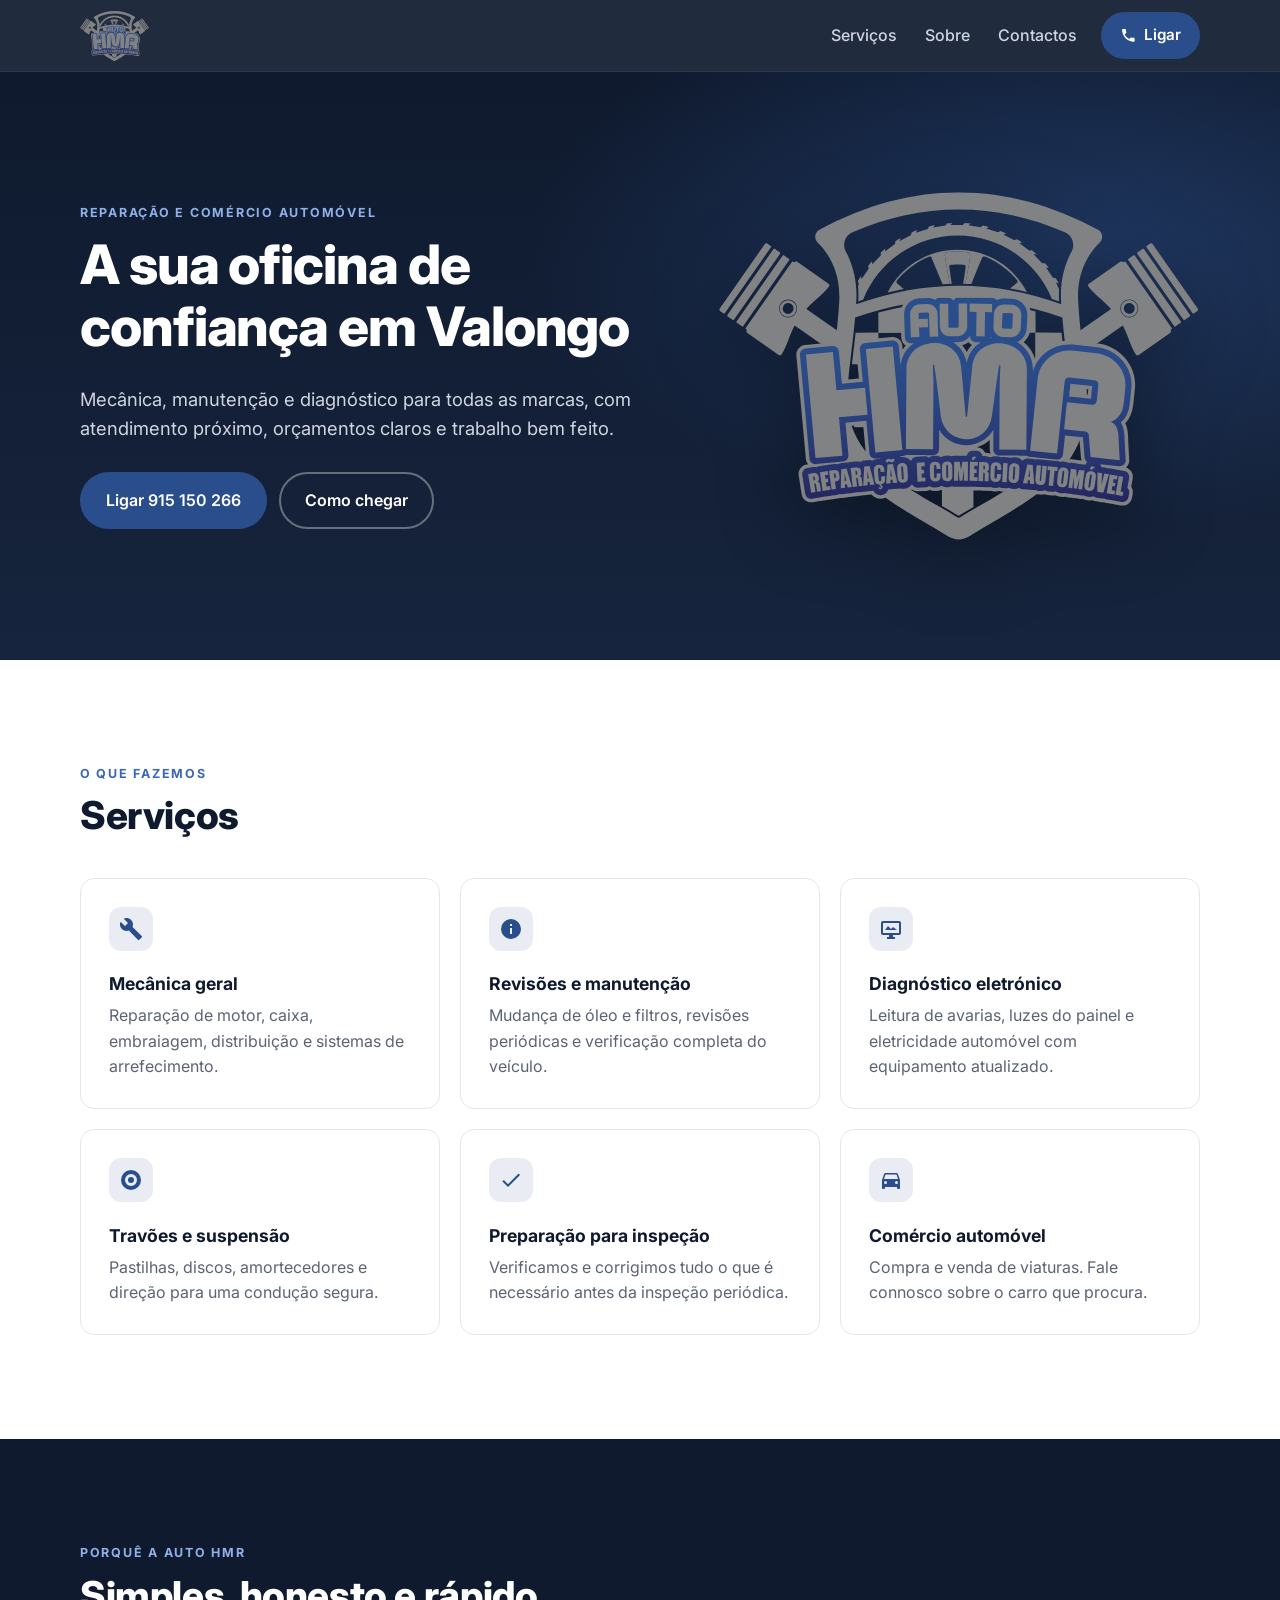
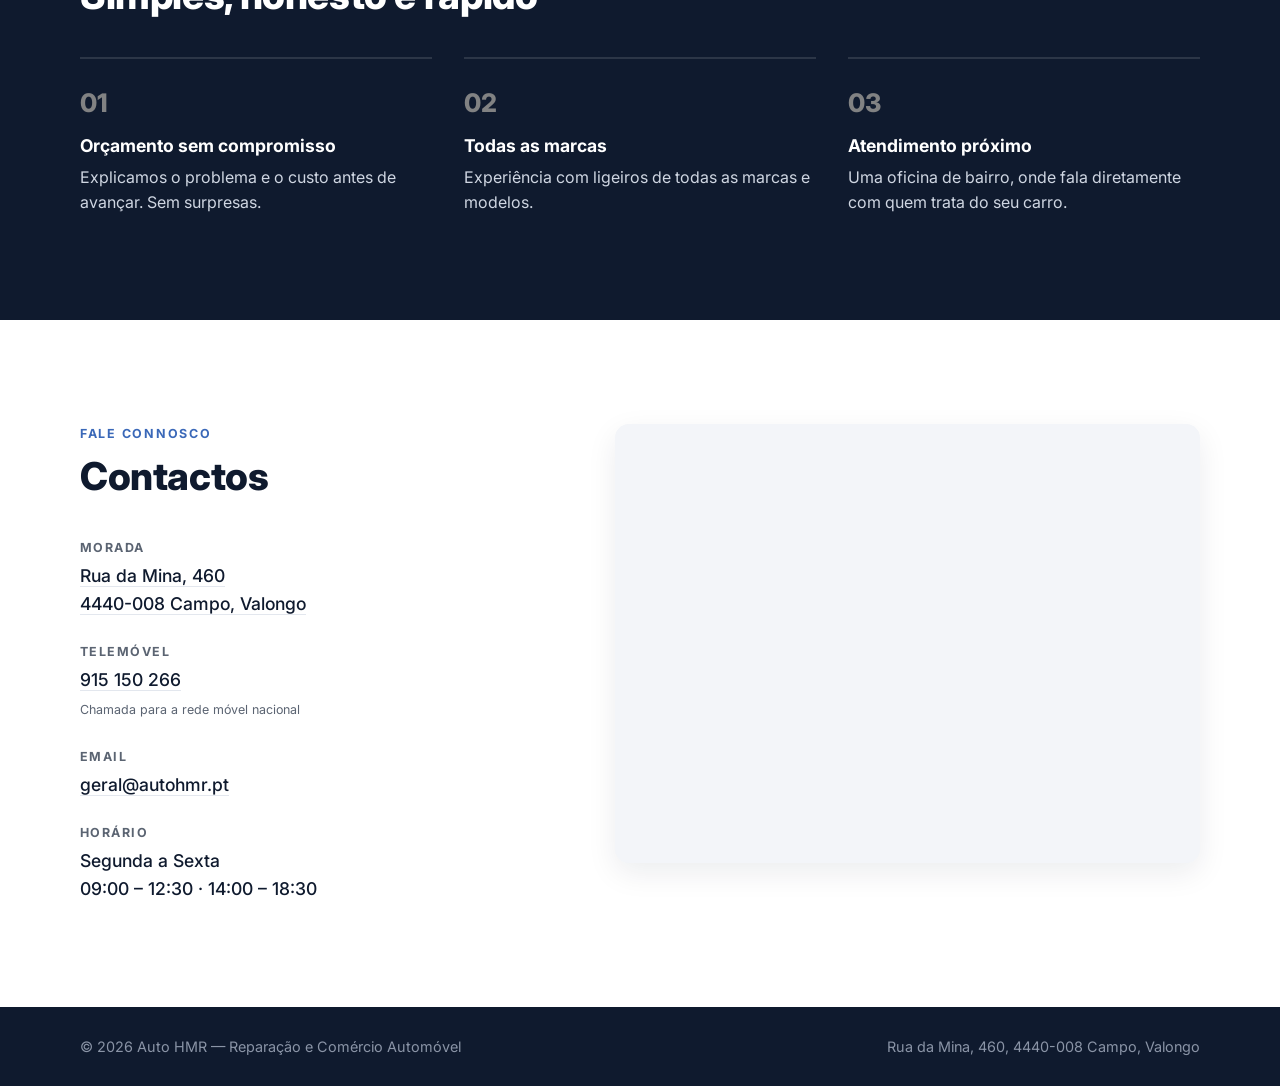
<file: index.html>
<!doctype html>
<html lang="pt-PT">
<head>
  <meta charset="utf-8">
  <meta name="viewport" content="width=device-width, initial-scale=1">
  <title>Auto HMR — Reparação e Comércio Automóvel em Valongo</title>
  <meta name="description" content="Auto HMR, oficina de reparação e comércio automóvel em Campo, Valongo. Mecânica geral, revisões, diagnóstico, travões, pneus e preparação para inspeção. Ligue 915 150 266.">
  <meta name="theme-color" content="#0f1a2e">
  <link rel="canonical" href="https://autohmr.pt/">
  <link rel="icon" type="image/png" href="/assets/img/favicon.png">
  <link rel="apple-touch-icon" href="/assets/img/apple-touch-icon.png">

  <meta property="og:type" content="website">
  <meta property="og:locale" content="pt_PT">
  <meta property="og:title" content="Auto HMR — Reparação e Comércio Automóvel">
  <meta property="og:description" content="Oficina automóvel em Campo, Valongo. Ligue 915 150 266.">
  <meta property="og:url" content="https://autohmr.pt/">
  <meta property="og:image" content="https://autohmr.pt/assets/img/og-image.jpg">

  <link rel="preconnect" href="https://fonts.googleapis.com">
  <link rel="preconnect" href="https://fonts.gstatic.com" crossorigin>
  <link href="https://fonts.googleapis.com/css2?family=Inter:wght@400;500;600;700;800&display=swap" rel="stylesheet">
  <link rel="stylesheet" href="/assets/css/style.css">

  <script type="application/ld+json">
  {
    "@context": "https://schema.org",
    "@type": "AutoRepair",
    "name": "Auto HMR",
    "description": "Reparação e comércio automóvel",
    "url": "https://autohmr.pt/",
    "logo": "https://autohmr.pt/assets/img/favicon.png",
    "image": "https://autohmr.pt/assets/img/og-image.jpg",
    "telephone": "+351915150266",
    "email": "geral@autohmr.pt",
    "address": {
      "@type": "PostalAddress",
      "streetAddress": "Rua da Mina, 460",
      "addressLocality": "Campo, Valongo",
      "postalCode": "4440-008",
      "addressCountry": "PT"
    },
    "geo": { "@type": "GeoCoordinates", "latitude": 41.1636597, "longitude": -8.4617211 },
    "hasMap": "https://maps.app.goo.gl/rA19fHBbqYJNthESA",
    "openingHoursSpecification": [
      { "@type": "OpeningHoursSpecification", "dayOfWeek": ["Monday","Tuesday","Wednesday","Thursday","Friday"], "opens": "09:00", "closes": "12:30" },
      { "@type": "OpeningHoursSpecification", "dayOfWeek": ["Monday","Tuesday","Wednesday","Thursday","Friday"], "opens": "14:00", "closes": "18:30" }
    ]
  }
  </script>
</head>
<body>
  <a class="skip-link" href="#conteudo">Saltar para o conteúdo</a>

  <header class="site-header">
    <div class="container header-inner">
      <a href="#topo" class="brand" aria-label="Auto HMR — início">
        <img src="/assets/img/logo.svg" alt="Auto HMR" width="576" height="417">
      </a>
      <nav class="nav" aria-label="Principal">
        <a href="#servicos">Serviços</a>
        <a href="#sobre">Sobre</a>
        <a href="#contactos">Contactos</a>
      </nav>
      <a class="btn btn-primary btn-sm" href="tel:+351915150266">
        <svg aria-hidden="true" viewBox="0 0 24 24"><path d="M6.6 10.8a15.1 15.1 0 0 0 6.6 6.6l2.2-2.2a1 1 0 0 1 1-.25 11.4 11.4 0 0 0 3.6.57 1 1 0 0 1 1 1V20a1 1 0 0 1-1 1A17 17 0 0 1 3 4a1 1 0 0 1 1-1h3.5a1 1 0 0 1 1 1c0 1.25.2 2.45.57 3.57a1 1 0 0 1-.25 1z"/></svg>
        <span>Ligar</span>
      </a>
    </div>
  </header>

  <main id="conteudo">
    <section class="hero" id="topo">
      <div class="container hero-inner">
        <div class="hero-text">
          <p class="eyebrow">Reparação e Comércio Automóvel</p>
          <h1>A sua oficina de confiança em Valongo</h1>
          <p class="lead">Mecânica, manutenção e diagnóstico para todas as marcas, com atendimento próximo, orçamentos claros e trabalho bem feito.</p>
          <div class="hero-actions">
            <a class="btn btn-primary" href="tel:+351915150266">Ligar 915 150 266</a>
            <a class="btn btn-ghost" href="https://maps.app.goo.gl/rA19fHBbqYJNthESA" target="_blank" rel="noopener">Como chegar</a>
          </div>
        </div>
        <div class="hero-logo">
          <img src="/assets/img/logo.svg" alt="" width="576" height="417">
        </div>
      </div>
    </section>

    <section class="section" id="servicos">
      <div class="container">
        <header class="section-head">
          <p class="eyebrow">O que fazemos</p>
          <h2>Serviços</h2>
        </header>
        <ul class="cards">
          <li class="card">
            <svg class="icon" aria-hidden="true" viewBox="0 0 24 24"><path d="M22.7 19 13.6 9.9c.9-2.3.4-5-1.5-6.9-2-2-5-2.4-7.4-1.3L9 6 6 9 1.6 4.7C.4 7.1.9 10.1 2.9 12.1c1.9 1.9 4.6 2.4 6.9 1.5l9.1 9.1c.4.4 1 .4 1.4 0l2.3-2.3c.5-.4.5-1.1.1-1.4z"/></svg>
            <h3>Mecânica geral</h3>
            <p>Reparação de motor, caixa, embraiagem, distribuição e sistemas de arrefecimento.</p>
          </li>
          <li class="card">
            <svg class="icon" aria-hidden="true" viewBox="0 0 24 24"><path d="M12 2a10 10 0 1 0 10 10A10 10 0 0 0 12 2zm1 15h-2v-6h2zm0-8h-2V7h2z"/></svg>
            <h3>Revisões e manutenção</h3>
            <p>Mudança de óleo e filtros, revisões periódicas e verificação completa do veículo.</p>
          </li>
          <li class="card">
            <svg class="icon" aria-hidden="true" viewBox="0 0 24 24"><path d="M20 4H4a2 2 0 0 0-2 2v10a2 2 0 0 0 2 2h6v2H8v2h8v-2h-2v-2h6a2 2 0 0 0 2-2V6a2 2 0 0 0-2-2zm0 12H4V6h16zM6 13l3-4 3 3 2-2 4 3H6z"/></svg>
            <h3>Diagnóstico eletrónico</h3>
            <p>Leitura de avarias, luzes do painel e eletricidade automóvel com equipamento atualizado.</p>
          </li>
          <li class="card">
            <svg class="icon" aria-hidden="true" viewBox="0 0 24 24"><path d="M12 2a10 10 0 1 0 10 10A10 10 0 0 0 12 2zm0 4a6 6 0 1 1-6 6 6 6 0 0 1 6-6zm0 3a3 3 0 1 0 3 3 3 3 0 0 0-3-3z"/></svg>
            <h3>Travões e suspensão</h3>
            <p>Pastilhas, discos, amortecedores e direção para uma condução segura.</p>
          </li>
          <li class="card">
            <svg class="icon" aria-hidden="true" viewBox="0 0 24 24"><path d="M9 16.2 4.8 12l-1.4 1.4L9 19 21 7l-1.4-1.4z"/></svg>
            <h3>Preparação para inspeção</h3>
            <p>Verificamos e corrigimos tudo o que é necessário antes da inspeção periódica.</p>
          </li>
          <li class="card">
            <svg class="icon" aria-hidden="true" viewBox="0 0 24 24"><path d="M18.9 6a1.5 1.5 0 0 0-1.4-1h-11a1.5 1.5 0 0 0-1.4 1L3 12v8a1 1 0 0 0 1 1h1a1 1 0 0 0 1-1v-1h12v1a1 1 0 0 0 1 1h1a1 1 0 0 0 1-1v-8zM6.5 16A1.5 1.5 0 1 1 8 14.5 1.5 1.5 0 0 1 6.5 16zm11 0a1.5 1.5 0 1 1 1.5-1.5 1.5 1.5 0 0 1-1.5 1.5zM5 11l1.5-4.5h11L19 11z"/></svg>
            <h3>Comércio automóvel</h3>
            <p>Compra e venda de viaturas. Fale connosco sobre o carro que procura.</p>
          </li>
        </ul>
      </div>
    </section>

    <section class="section section-dark" id="sobre">
      <div class="container">
        <header class="section-head">
          <p class="eyebrow">Porquê a Auto HMR</p>
          <h2>Simples, honesto e rápido</h2>
        </header>
        <div class="features">
          <div class="feature">
            <span class="feature-num">01</span>
            <h3>Orçamento sem compromisso</h3>
            <p>Explicamos o problema e o custo antes de avançar. Sem surpresas.</p>
          </div>
          <div class="feature">
            <span class="feature-num">02</span>
            <h3>Todas as marcas</h3>
            <p>Experiência com ligeiros de todas as marcas e modelos.</p>
          </div>
          <div class="feature">
            <span class="feature-num">03</span>
            <h3>Atendimento próximo</h3>
            <p>Uma oficina de bairro, onde fala diretamente com quem trata do seu carro.</p>
          </div>
        </div>
      </div>
    </section>

    <section class="section" id="contactos">
      <div class="container contact-grid">
        <div>
          <header class="section-head">
            <p class="eyebrow">Fale connosco</p>
            <h2>Contactos</h2>
          </header>
          <dl class="contact-list">
            <div>
              <dt>Morada</dt>
              <dd><a href="https://maps.app.goo.gl/rA19fHBbqYJNthESA" target="_blank" rel="noopener">Rua da Mina, 460<br>4440-008 Campo, Valongo</a></dd>
            </div>
            <div>
              <dt>Telemóvel</dt>
              <dd><a href="tel:+351915150266">915 150 266</a><br><small>Chamada para a rede móvel nacional</small></dd>
            </div>
            <div>
              <dt>Email</dt>
              <dd><a href="mailto:geral@autohmr.pt">geral@autohmr.pt</a></dd>
            </div>
            <div>
              <dt>Horário</dt>
              <dd>Segunda a Sexta<br>09:00 – 12:30 · 14:00 – 18:30</dd>
            </div>
          </dl>
        </div>
        <div class="map">
          <iframe title="Localização da Auto HMR no mapa"
            src="https://maps.google.com/maps?q=41.1636597,-8.4617211&z=16&output=embed"
            loading="lazy" referrerpolicy="no-referrer-when-downgrade" allowfullscreen></iframe>
        </div>
      </div>
    </section>
  </main>

  <footer class="site-footer">
    <div class="container footer-inner">
      <p>© <span id="ano">2026</span> Auto HMR — Reparação e Comércio Automóvel</p>
      <p>Rua da Mina, 460, 4440-008 Campo, Valongo</p>
    </div>
  </footer>

  <script>document.getElementById('ano').textContent = new Date().getFullYear();</script>
</body>
</html>
</file>
<file: assets/css/style.css>
:root {
  --blue: #2a4e8c;
  --blue-bright: #3a68b8;
  --grey: #818283;
  --ink: #0f1a2e;
  --ink-2: #16243d;
  --text: #1f2937;
  --muted: #5b6472;
  --bg: #ffffff;
  --bg-soft: #f3f5f9;
  --line: #e3e7ee;
  --radius: 14px;
  --shadow: 0 10px 30px rgba(15, 26, 46, .08);
  --header-h: 72px;
}

*, *::before, *::after { box-sizing: border-box; }

html { scroll-behavior: smooth; scroll-padding-top: var(--header-h); }

body {
  margin: 0;
  font-family: "Inter", system-ui, -apple-system, "Segoe UI", Roboto, sans-serif;
  color: var(--text);
  background: var(--bg);
  line-height: 1.6;
  -webkit-font-smoothing: antialiased;
}

img { max-width: 100%; height: auto; display: block; }
a { color: var(--blue); }
h1, h2, h3 { line-height: 1.15; margin: 0 0 .5em; color: var(--ink); }
h1 { font-size: clamp(2.1rem, 5vw, 3.4rem); font-weight: 800; letter-spacing: -.02em; }
h2 { font-size: clamp(1.7rem, 3.5vw, 2.4rem); font-weight: 800; letter-spacing: -.01em; }
h3 { font-size: 1.1rem; font-weight: 700; }
p { margin: 0 0 1em; }

:focus-visible { outline: 3px solid var(--blue-bright); outline-offset: 3px; border-radius: 6px; }

.container { width: min(1120px, 100% - 32px); margin-inline: auto; }

.skip-link {
  position: absolute; left: 16px; top: -48px; z-index: 100;
  background: var(--ink); color: #fff; padding: 8px 14px; border-radius: 8px;
}
.skip-link:focus { top: 12px; }

/* Buttons */
.btn {
  display: inline-flex; align-items: center; justify-content: center; gap: .5em;
  padding: .85em 1.5em; border-radius: 999px; font-weight: 600; text-decoration: none;
  border: 2px solid transparent; transition: transform .15s, background .15s, border-color .15s;
}
.btn:hover { transform: translateY(-1px); }
.btn svg { width: 1.1em; height: 1.1em; fill: currentColor; }
.btn-primary { background: var(--blue); color: #fff; }
.btn-primary:hover { background: var(--blue-bright); }
.btn-ghost { color: #fff; border-color: rgba(255, 255, 255, .35); }
.btn-ghost:hover { border-color: #fff; }
.btn-sm { padding: .6em 1.1em; font-size: .95rem; }

/* Header */
.site-header {
  position: sticky; top: 0; z-index: 50; height: var(--header-h);
  background: rgba(15, 26, 46, .92); backdrop-filter: blur(10px);
  border-bottom: 1px solid rgba(255, 255, 255, .06);
}
.header-inner { height: 100%; display: flex; align-items: center; gap: 24px; }
.brand img { height: 50px; width: auto; }
.nav { display: flex; gap: 28px; margin-left: auto; }
.nav a { color: #cfd6e2; text-decoration: none; font-weight: 500; }
.nav a:hover { color: #fff; }

/* Hero */
.hero {
  color: #cfd6e2;
  background:
    radial-gradient(800px 400px at 85% 30%, rgba(58, 104, 184, .35), transparent 70%),
    linear-gradient(180deg, var(--ink) 0%, var(--ink-2) 100%);
  padding: clamp(56px, 10vw, 120px) 0;
}
.hero-inner { display: grid; grid-template-columns: 1.1fr .9fr; gap: 48px; align-items: center; }
.hero h1 { color: #fff; }
.hero .lead { font-size: 1.15rem; max-width: 34em; }
.hero-actions { display: flex; flex-wrap: wrap; gap: 12px; margin-top: 28px; }
.hero-logo img { width: 100%; max-width: 480px; margin-inline: auto; filter: drop-shadow(0 20px 40px rgba(0, 0, 0, .35)); }

.eyebrow {
  text-transform: uppercase; letter-spacing: .14em; font-size: .78rem; font-weight: 700;
  color: var(--blue-bright); margin-bottom: .8em;
}
.hero .eyebrow { color: #8fb0e8; }

/* Sections */
.section { padding: clamp(64px, 9vw, 104px) 0; }
.section-head { margin-bottom: 40px; }
.section-dark { background: var(--ink); color: #cfd6e2; }
.section-dark h2, .section-dark h3 { color: #fff; }
.section-dark .eyebrow { color: #8fb0e8; }

/* Services */
.cards {
  list-style: none; padding: 0; margin: 0;
  display: grid; grid-template-columns: repeat(auto-fill, minmax(300px, 1fr)); gap: 20px;
}
.card {
  background: var(--bg); border: 1px solid var(--line); border-radius: var(--radius);
  padding: 28px; transition: box-shadow .2s, transform .2s, border-color .2s;
}
.card:hover { box-shadow: var(--shadow); transform: translateY(-3px); border-color: transparent; }
.card p { color: var(--muted); margin: 0; }
.icon {
  width: 44px; height: 44px; padding: 10px; margin-bottom: 16px; border-radius: 12px;
  fill: var(--blue); background: rgba(42, 78, 140, .1);
}

/* About */
.features { display: grid; grid-template-columns: repeat(3, 1fr); gap: 32px; }
.feature { border-top: 2px solid rgba(255, 255, 255, .12); padding-top: 24px; }
.feature p { margin: 0; }
.feature-num { display: block; font-weight: 800; font-size: 1.6rem; color: var(--grey); margin-bottom: 12px; }

/* Contacts */
.contact-grid { display: grid; grid-template-columns: 1fr 1.2fr; gap: 48px; align-items: start; }
.contact-list { margin: 0; display: grid; gap: 24px; }
.contact-list dt {
  font-size: .78rem; text-transform: uppercase; letter-spacing: .12em; font-weight: 700; color: var(--muted);
}
.contact-list dd { margin: 4px 0 0; font-size: 1.1rem; font-weight: 500; color: var(--ink); }
.contact-list dd a { color: var(--ink); text-decoration-color: var(--line); text-underline-offset: 4px; }
.contact-list dd a:hover { color: var(--blue); text-decoration-color: currentColor; }
.contact-list small { font-size: .78rem; font-weight: 400; color: var(--muted); }
.map {
  border-radius: var(--radius); overflow: hidden; box-shadow: var(--shadow);
  aspect-ratio: 4 / 3; background: var(--bg-soft);
}
.map iframe { width: 100%; height: 100%; border: 0; display: block; }

/* Footer */
.site-footer { background: var(--ink); color: #8a94a6; font-size: .9rem; padding: 28px 0; }
.footer-inner { display: flex; flex-wrap: wrap; justify-content: space-between; gap: 8px 24px; }
.footer-inner p { margin: 0; }

/* Responsive */
@media (max-width: 860px) {
  .hero-inner, .contact-grid { grid-template-columns: 1fr; }
  .hero-logo { order: -1; }
  .hero-logo img { max-width: 300px; }
  .features { grid-template-columns: 1fr; gap: 24px; }
}
@media (max-width: 640px) {
  .nav { display: none; }
  .header-inner { justify-content: space-between; }
  .brand img { height: 42px; }
  .hero-actions .btn { flex: 1 1 100%; }
}

@media (prefers-reduced-motion: reduce) {
  html { scroll-behavior: auto; }
  * { transition: none !important; }
}
</file>
